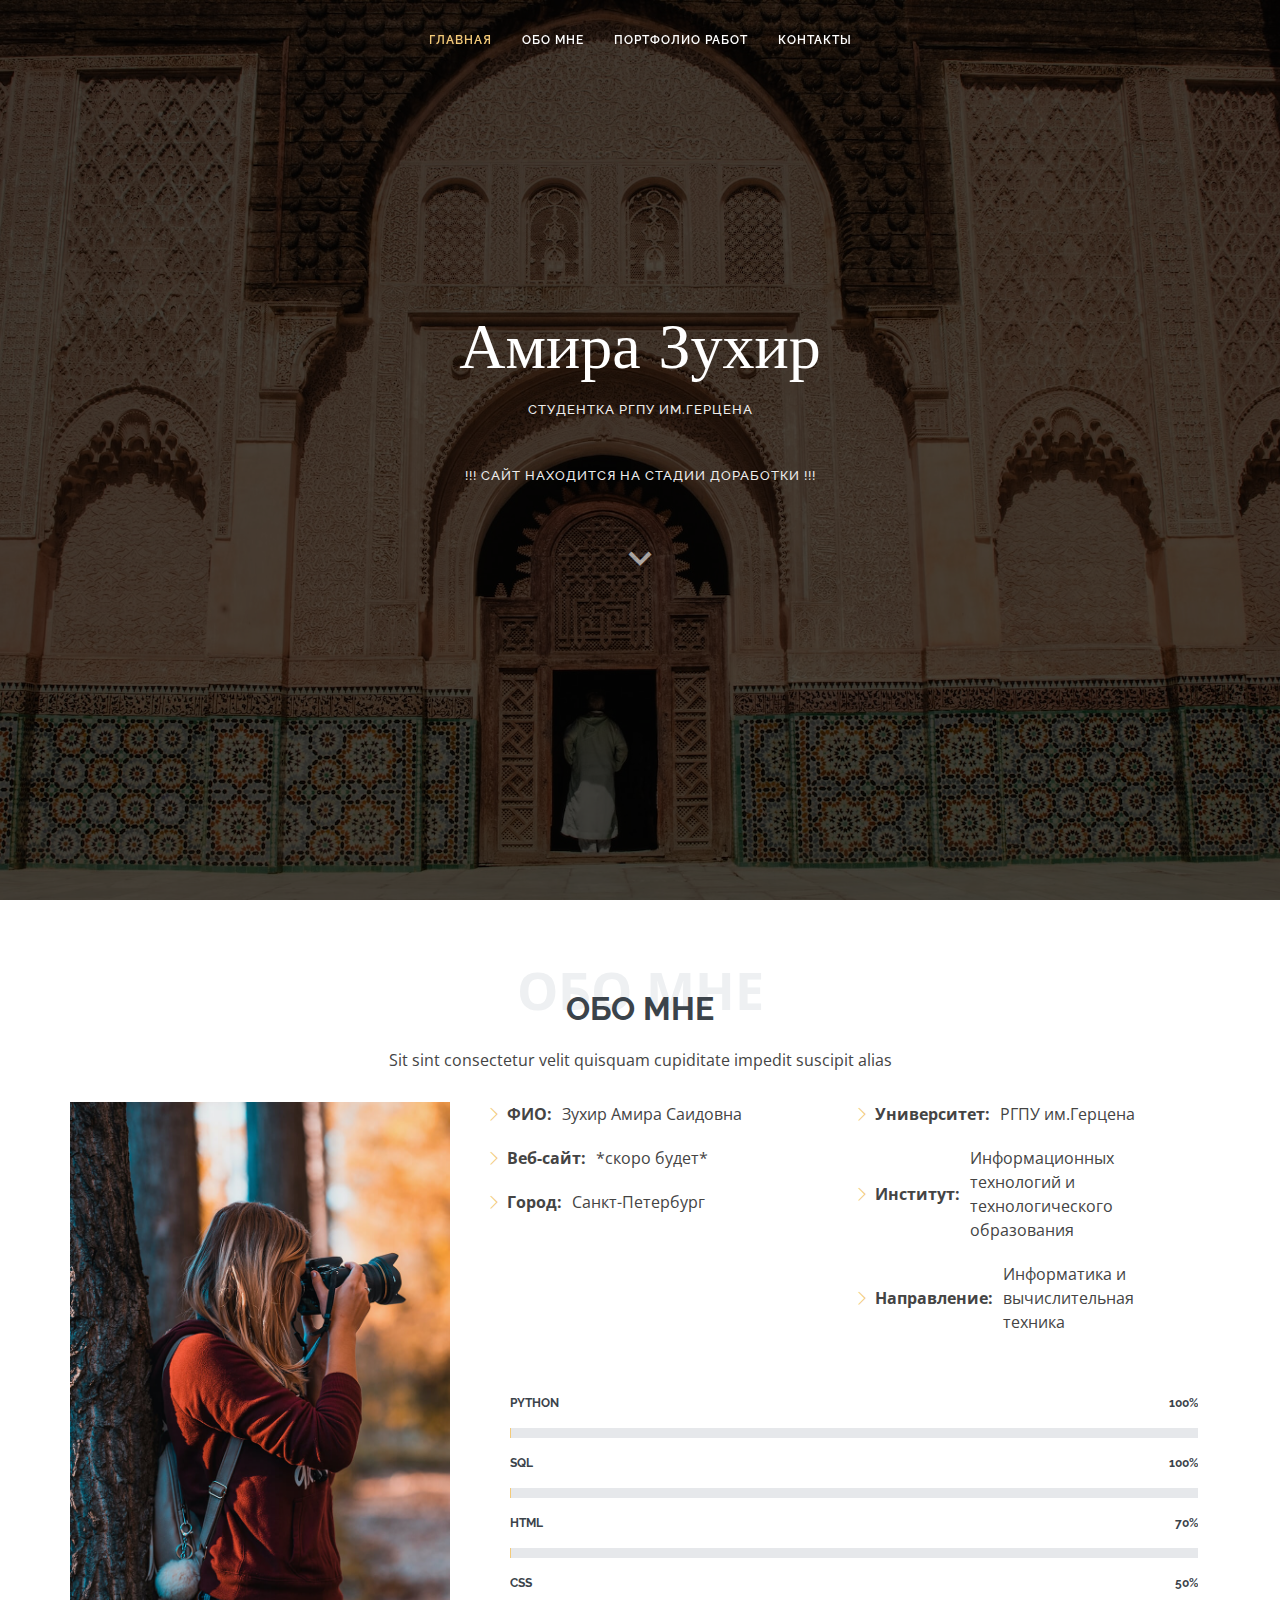
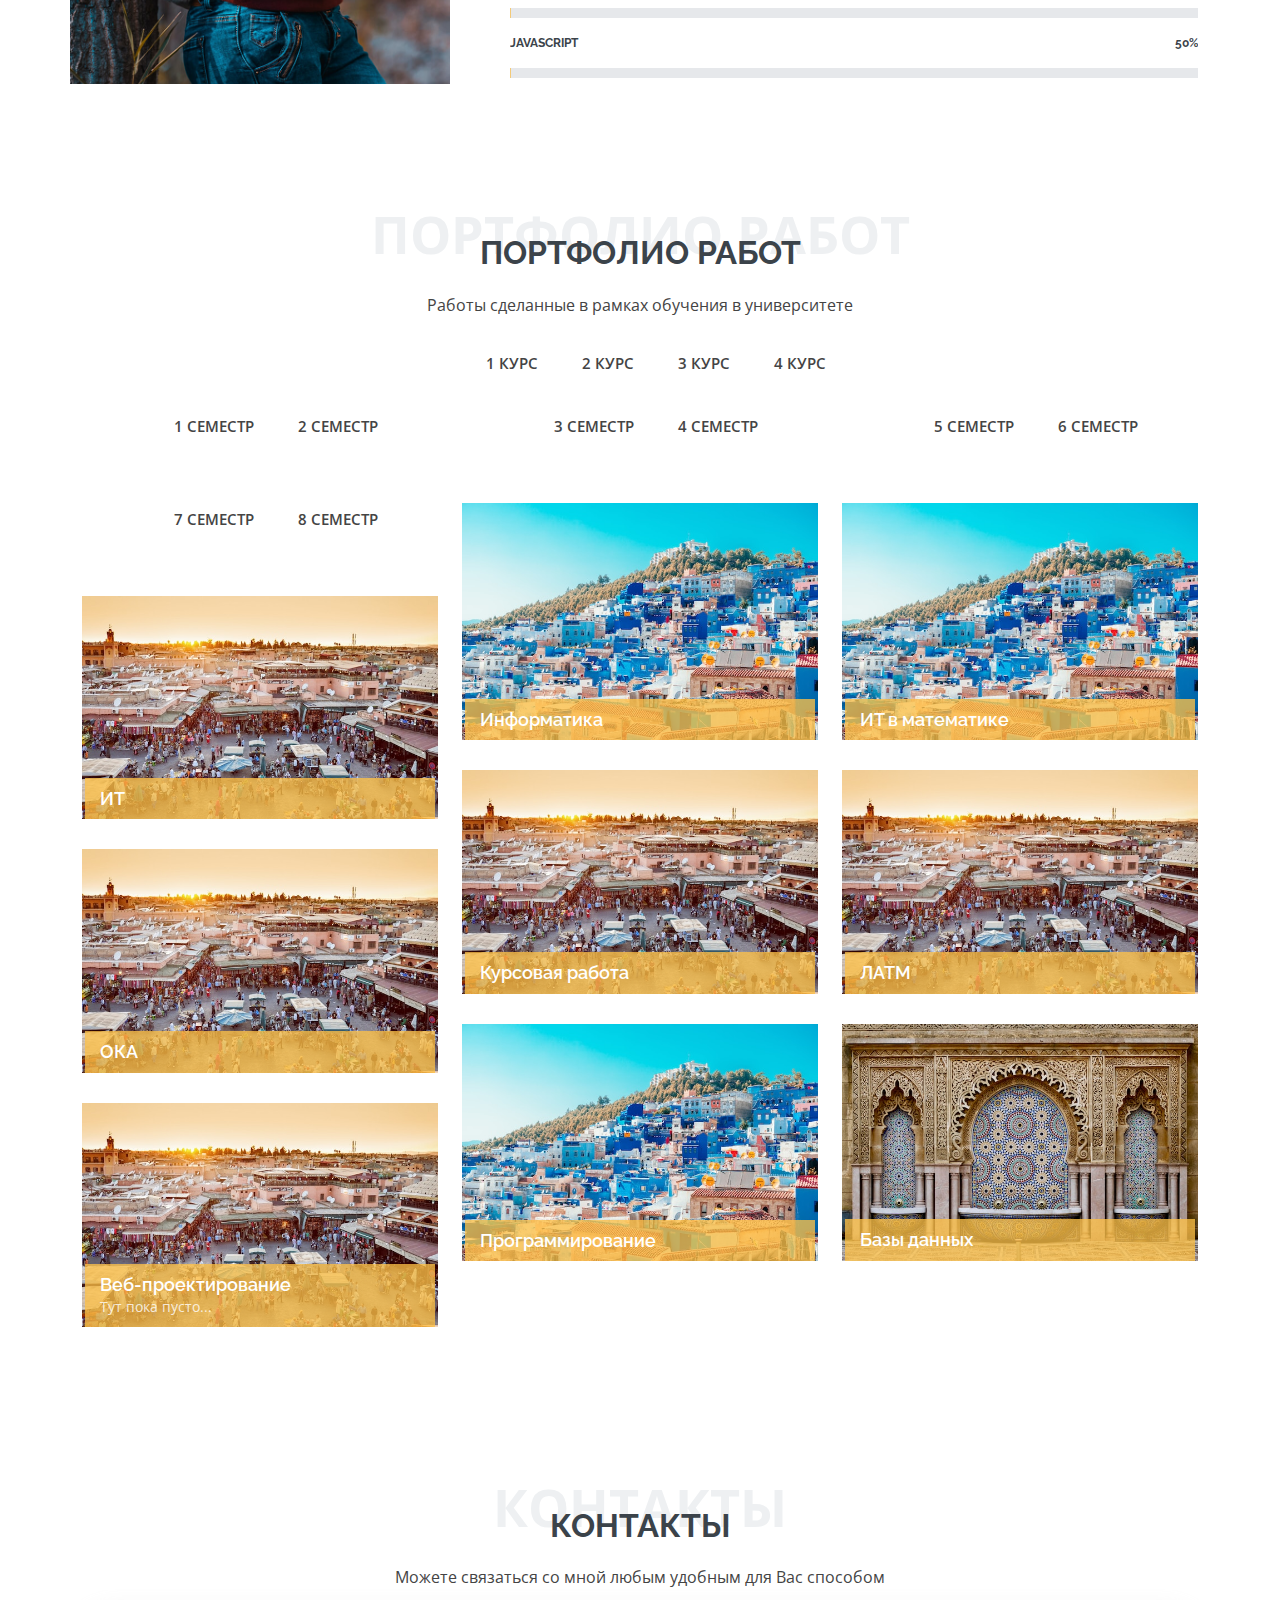
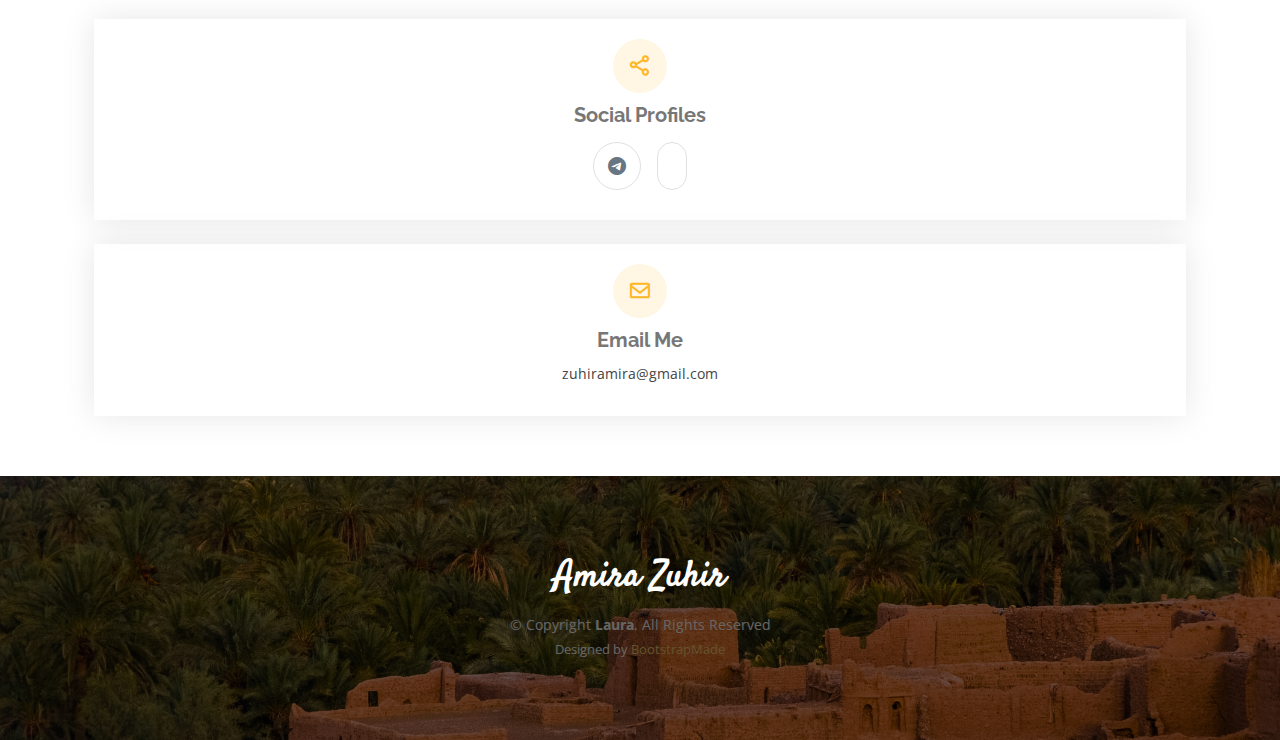
<file: index.html>
<!DOCTYPE html>
<html lang="en">

<head>
  <meta charset="utf-8">
  <meta content="width=device-width, initial-scale=1.0" name="viewport">

  <title>Портфолио Зухир Амиры</title>
  <meta content="" name="description">
  <meta content="" name="keywords">

  <!-- Favicons -->
  <link href="img/favicon.png" rel="icon">
  <link href="img/apple-touch-icon.png" rel="apple-touch-icon">

  <!-- Google Fonts -->
  <link href="https://fonts.googleapis.com/css?family=Open+Sans:300,300i,400,400i,600,600i,700,700i|Raleway:300,300i,400,400i,500,500i,600,600i,700,700i|Satisfy" rel="stylesheet">

  <!-- Vendor CSS Files -->
  <link href="vendor/bootstrap/css/bootstrap.min.css" rel="stylesheet">
  <link href="vendor/bootstrap-icons/bootstrap-icons.css" rel="stylesheet">
  <link href="vendor/boxicons/css/boxicons.min.css" rel="stylesheet">
  <link href="vendor/glightbox/css/glightbox.min.css" rel="stylesheet">
  <link href="vendor/swiper/swiper-bundle.min.css" rel="stylesheet">

  <!-- Template Main CSS File -->
  <link href="static/style.css" rel="stylesheet">

  <!-- =======================================================
  * Template Name: Laura
  * Updated: May 30 2023 with Bootstrap v5.3.0
  * Template URL: https://bootstrapmade.com/laura-free-creative-bootstrap-theme/
  * Author: BootstrapMade.com
  * License: https://bootstrapmade.com/license/
  ======================================================== -->
</head>

<body>

  <!-- ======= Header ======= -->
  <header id="header" class="fixed-top d-flex justify-content-center align-items-center header-transparent">
    <nav id="navbar" class="navbar">
      <ul>
        <li><a class="nav-link scrollto active" href="#hero">Главная</a></li>
        <li><a class="nav-link scrollto" href="#about">Обо мне</a></li>
        <li><a class="nav-link scrollto " href="#portfolio">Портфолио работ</a></li>
      
        <li><a class="nav-link scrollto" href="#contact">Контакты</a></li>
      </ul>
      <i class="bi bi-list mobile-nav-toggle"></i>
    </nav><!-- .navbar -->

  </header><!-- End Header -->

  <!-- ======= Hero Section ======= -->
  <section id="hero">
    <div class="hero-container">
      <h1>Амира Зухир</h1>
      <h2>Студентка РГПУ им.Герцена</h2>
      <h2>!!! Сайт находится на стадии доработки !!!</h2>
      <a href="#about" class="btn-scroll scrollto" title="Scroll Down"><i class="bx bx-chevron-down"></i></a>
    </div>
  </section><!-- End Hero -->

  <main id="main">

    <!-- ======= About Me Section ======= -->
    <section id="about" class="about">
      <div class="container">

        <div class="section-title">
          <span>Обо мне</span>
          <h2>Обо мне</h2>
          <p>Sit sint consectetur velit quisquam cupiditate impedit suscipit alias</p>
        </div>

        <div class="row">
          <div class="image col-lg-4 d-flex align-items-stretch justify-content-center justify-content-lg-start"></div>
          <div class="col-lg-8 d-flex flex-column align-items-stretch">
            <div class="content ps-lg-4 d-flex flex-column justify-content-center">
              <div class="row">
                <div class="col-lg-6">
                  <ul>
                    <li><i class="bi bi-chevron-right"></i> <strong>ФИО:</strong> <span>Зухир Амира Саидовна</span></li>
                    <li><i class="bi bi-chevron-right"></i> <strong>Веб-сайт:</strong> <span>*скоро будет*</span></li>
                    <li><i class="bi bi-chevron-right"></i> <strong>Город:</strong> <span>Санкт-Петербург</span></li>
                  </ul>
                </div>
                <div class="col-lg-6">
                  <ul>
                    <li><i class="bi bi-chevron-right"></i> <strong>Университет:</strong> <span>РГПУ им.Герцена</span></li>
                    <li><i class="bi bi-chevron-right"></i> <strong>Институт:</strong> <span>Информационных технологий и технологического образования</span></li>
                    <li><i class="bi bi-chevron-right"></i> <strong>Направление:</strong> <span>Информатика и вычислительная техника</span></li>
                  </ul>
                </div>
              </div>
            

            <div class="skills-content ps-lg-4">
              <div class="progress">
                <span class="skill">Python <i class="val">100%</i></span>
                <div class="progress-bar-wrap">
                  <div class="progress-bar" role="progressbar" aria-valuenow="100" aria-valuemin="0" aria-valuemax="100"></div>
                </div>
              </div>

              <div class="progress">
                <span class="skill">SQL <i class="val">100%</i></span>
                <div class="progress-bar-wrap">
                  <div class="progress-bar" role="progressbar" aria-valuenow="100" aria-valuemin="0" aria-valuemax="100"></div>
                </div>
              </div>

              <div class="progress">
                <span class="skill">HTML <i class="val">70%</i></span>
                <div class="progress-bar-wrap">
                  <div class="progress-bar" role="progressbar" aria-valuenow="70" aria-valuemin="0" aria-valuemax="100"></div>
                </div>
              </div>

              <div class="progress">
                <span class="skill">CSS <i class="val">50%</i></span>
                <div class="progress-bar-wrap">
                  <div class="progress-bar" role="progressbar" aria-valuenow="50" aria-valuemin="0" aria-valuemax="100"></div>
                </div>
              </div>

              <div class="progress">
                <span class="skill">JavaScript <i class="val">50%</i></span>
                <div class="progress-bar-wrap">
                  <div class="progress-bar" role="progressbar" aria-valuenow="50" aria-valuemin="0" aria-valuemax="100"></div>
                </div>
              </div>
            </div>

          </div>
        </div>

      </div>
    </section><!-- End About Me Section -->

    

    <!-- ======= My Portfolio Section ======= -->
    <section id="portfolio" class="portfolio">
      <div class="container">

        <div class="section-title">
          <span>Портфолио Работ</span>
          <h2>Портфолио Работ</h2>
          <p>Работы сделанные в рамках обучения в университете</p>
        </div>

        <ul id="portfolio-flters" class="d-flex justify-content-center">
          <li data-filter=".filter-first">1 курс</li>
          <li data-filter=".filter-second">2 курс</li>
          <li data-filter=".filter-third">3 курс</li>
          <li data-filter=".filter-forth ">4 курс</li>
        </ul>

        <div class="row portfolio-container">

          <div class="col-lg-4 col-md-6 portfolio-item filter-first  ">
            <ul id="portfolio-flters" class="d-flex justify-content-center">
              <li data-filter=".filter-first_sem">1 семестр</li>
              <li data-filter=".filter-second_sem">2 семестр</li>
            </ul>
          </div>
          <div class="col-lg-4 col-md-6 portfolio-item filter-second">
            <ul id="portfolio-flters" class="d-flex justify-content-center">
              <li data-filter=".filter-third_sem">3 семестр</li>
              <li data-filter=".filter-forth_sem">4 семестр</li>
            </ul>
          </div>
          <div class="col-lg-4 col-md-6 portfolio-item filter-third">
            <ul id="portfolio-flters" class="d-flex justify-content-center">
              <li data-filter=".filter-fifth_sem">5 семестр</li>
              <li data-filter=".filter-sixth_sem">6 семестр</li>
            </ul>
          </div>
          <div class="col-lg-4 col-md-6 portfolio-item filter-forth">
            <ul id="portfolio-flters" class="d-flex justify-content-center">
              <li data-filter=".filter-seventh_sem">7 семестр</li>
              <li data-filter=".filter-eight_sem">8 семестр</li>
            </ul>
          </div>
        

        <div class="row portfolio-container"> 
          <div class="col-lg-4 col-md-6 portfolio-item filter-first_sem">   
            <a href="https://disk.yandex.ru/d/kcn7HmlgUB6cBQ" class="details-link" title="Ссылка">
            <div class="portfolio-img"><img src="img/portfolio/portfolio-2.jpg" class="img-fluid" alt=""></div>
            <div class="portfolio-info">
              <h4>Информатика</h4>
              <p></p>
            </div>
            </a>
          </div>
        </div> 
          <div class="col-lg-4 col-md-6 portfolio-item filter-first_sem">
            <a href="https://disk.yandex.ru/d/33FQM2hcSod6bQ" class="details-link" title="Ссылка">
            <div class="portfolio-img"><img src="img/portfolio/portfolio-2.jpg" class="img-fluid" alt=""></div>
            <div class="portfolio-info">
              <h4>ИТ в математике</h4>
              <p></p>
            </div>
            </a>
          </div>

          <div class="col-lg-4 col-md-6 portfolio-item filter-second_sem">
            <a href="https://disk.yandex.ru/d/nIj8zqmUyeQbuA" class="details-link" title="Ссылка">
            <div class="portfolio-img"><img src="img/portfolio/portfolio-3.jpg" class="img-fluid" alt=""></div>
            <div class="portfolio-info">
              <h4>ИТ</h4>
            </div>
            </a>
          </div>

          <div class="col-lg-4 col-md-6 portfolio-item filter-first_sem">
            <a href="https://disk.yandex.ru/d/3tn18FTXJKzV9Q" class="details-link" title="Ссылка">
            <div class="portfolio-img"><img src="img/portfolio/portfolio-3.jpg" class="img-fluid" alt=""></div>
            <div class="portfolio-info">
              <h4>Курсовая работа</h4>
            </div>
            </a>
          </div>

          <div class="col-lg-4 col-md-6 portfolio-item filter-second_sem">
            <a href="https://disk.yandex.ru/d/SWgs-Im_F4rIIw" class="details-link" title="Ссылка">
            <div class="portfolio-img"><img src="img/portfolio/portfolio-3.jpg" class="img-fluid" alt=""></div>
            <div class="portfolio-info">
              <h4>ЛАТМ</h4>
            </div>
            </a>
          </div>

          <div class="col-lg-4 col-md-6 portfolio-item filter-first_sem">
            <a href="https://disk.yandex.ru/d/zjdz18c-ganRIw" class="details-link" title="Ссылка">
            <div class="portfolio-img"><img src="img/portfolio/portfolio-3.jpg" class="img-fluid" alt=""></div>
            <div class="portfolio-info">
              <h4>ОКА</h4>
            </div>
            </a>
          </div>
         
            <div class="row portfolio-container">
          <div class="col-lg-4 col-md-6 portfolio-item filter-forth_sem">
            <a href="https://github.com/Amiiira/2-year-proga-Python.git" class="details-link" title="Ссылка на репозиторий">
            <div class="portfolio-img"><img src="img/portfolio/portfolio-2.jpg" class="img-fluid" alt=""></div>
            <div class="portfolio-info">
              <h4>Программирование</h4>
            </div>
            </a>
          </div>

          <div class="col-lg-4 col-md-6 portfolio-item filter-forth_sem">
            <a href="https://disk.yandex.ru/d/Uo5Eg0ziWQ2KJg" class="details-link" title="Ссылка на репозиторий">
            <div class="portfolio-img"><img src="img/portfolio/portfolio-5.jpg" class="img-fluid" alt=""></div>
            <div class="portfolio-info">
              <h4>Базы данных</h4>
            </div>
            </a>
          </div>

          <div class="col-lg-4 col-md-6 portfolio-item filter-forth_sem">
            <a href="..." class="details-link" title="Ссылка на репозиторий">
            <div class="portfolio-img"><img src="img/portfolio/portfolio-3.jpg" class="img-fluid" alt=""></div>
            <div class="portfolio-info">
              <h4>Веб-проектирование</h4>
              <p>Тут пока пусто...</p>
            </div>
            </a>
          </div>
        </div>

      </div>
    </section><!-- End My Portfolio Section -->

    <!-- ======= Contact Me Section ======= -->
    <section id="contact" class="contact">
      <div class="container">

        <div class="section-title">
          <span>Контакты</span>
          <h2>Контакты</h2>
          <p>Можете связаться со мной любым удобным для Вас способом</p>
        </div>
        <div class="container">
          <div class="row">
            <div class="col-md-12">
              <div class="info-box">
                <i class="bx bx-share-alt"></i>
                <h3>Social Profiles</h3>
                <div class="social-links">
                  <a href="https://t.me/ZhrAmira" class="telegram"><i class="bi bi-telegram"></i></a>
                  <a href="https://vk.com/amirazhr" class="vk"><i class="bi bi-vk"></i></a>
                </div>
              </div>
            </div>
            <div class="col-md-12">
              <div class="info-box mt-4">
                <i class="bx bx-envelope"></i>
                <h3>Email Me</h3>
                <p>zuhiramira@gmail.com</p>
              </div>
            </div>
          </div>  
        </div>
      </div>
    </section><!-- End Contact Me Section -->
  </main><!-- End #main -->

  <!-- ======= Footer ======= -->
  <footer id="footer">
    <div class="container">
      <h3>Amira Zuhir</h3>
      </div>
      <div class="copyright">
        &copy; Copyright <strong><span>Laura</span></strong>. All Rights Reserved
      </div>
      <div class="credits">
        <!-- All the links in the footer should remain intact. -->
        <!-- You can delete the links only if you purchased the pro version. -->
        <!-- Licensing information: https://bootstrapmade.com/license/ -->
        <!-- Purchase the pro version with working PHP/AJAX contact form: https://bootstrapmade.com/laura-free-creative-bootstrap-theme/ -->
        Designed by <a href="https://bootstrapmade.com/">BootstrapMade</a>
      </div>
    </div>
  </footer><!-- End Footer -->

  <a href="#" class="back-to-top d-flex align-items-center justify-content-center"><i class="bi bi-arrow-up-short"></i></a>

  <!-- Vendor JS Files -->
  <script src="vendor/purecounter/purecounter_vanilla.js"></script>
  <script src="vendor/bootstrap/js/bootstrap.bundle.min.js"></script>
  <script src="vendor/glightbox/js/glightbox.min.js"></script>
  <script src="vendor/isotope-layout/isotope.pkgd.min.js"></script>
  <script src="vendor/swiper/swiper-bundle.min.js"></script>
  <script src="vendor/waypoints/noframework.waypoints.js"></script>
  <script src="vendor/php-email-form/validate.js"></script>

  <!-- Template Main JS File -->
  <script src="static/main.js"></script>

</body>

</html>
</file>
<file: static/style.css>
/**
* Template Name: Laura
* Updated: May 30 2023 with Bootstrap v5.3.0
* Template URL: https://bootstrapmade.com/laura-free-creative-bootstrap-theme/
* Author: BootstrapMade.com
* License: https://bootstrapmade.com/license/
*/

/*--------------------------------------------------------------
# General
--------------------------------------------------------------*/
body {
  font-family: "Open Sans", sans-serif;
  color: #444444;
}

a {
  color: #facc6f;
  text-decoration: none;
}

a:hover {
  color: #ffc85a;
  text-decoration: none;
}

h1,
h2,
h3,
h4,
h5,
h6 {
  font-family: "Raleway", sans-serif;
}

/*--------------------------------------------------------------
# Back to top button
--------------------------------------------------------------*/
.back-to-top {
  position: fixed;
  visibility: hidden;
  opacity: 0;
  right: 15px;
  bottom: 15px;
  z-index: 996;
  background: #f3ca79;
  width: 40px;
  height: 40px;
  border-radius: 4px;
  transition: all 0.4s;
}

.back-to-top i {
  font-size: 28px;
  color: #fff;
  line-height: 0;
}

.back-to-top:hover {
  background: #f3ca79;
  color: #fff;
}

.back-to-top.active {
  visibility: visible;
  opacity: 1;
}

/*--------------------------------------------------------------
# Header
--------------------------------------------------------------*/
#header {
  z-index: 997;
  transition: all 0.5s;
  height: 80px;
  background: rgba(25, 28, 31, 0.8);
}

#header.header-transparent {
  background: transparent;
}

#header.header-scrolled {
  height: 60px;
  background: rgba(25, 28, 31, 0.8);
}

/*--------------------------------------------------------------
# Navigation Menu
--------------------------------------------------------------*/
/**
* Desktop Navigation 
*/
.navbar {
  padding: 0;
}

.navbar ul {
  margin: 0;
  padding: 0;
  display: flex;
  list-style: none;
  align-items: center;
}

.navbar li {
  position: relative;
}

.navbar a,
.navbar a:focus {
  display: flex;
  align-items: center;
  justify-content: space-between;
  padding: 10px 15px;
  color: #fff;
  white-space: nowrap;
  transition: 0.3s;
  font-size: 12px;
  font-family: "Raleway", sans-serif;
  text-transform: uppercase;
  font-weight: 600;
  letter-spacing: 1px;
}

.navbar a i,
.navbar a:focus i {
  font-size: 12px;
  line-height: 0;
  margin-left: 5px;
}

.navbar a:hover,
.navbar .active,
.navbar .active:focus,
.navbar li:hover>a {
  color: #f3ca79;
}

.navbar .dropdown ul {
  display: block;
  position: absolute;
  left: 14px;
  top: calc(100% + 30px);
  margin: 0;
  padding: 10px 0;
  z-index: 99;
  opacity: 0;
  visibility: hidden;
  background: #fff;
  box-shadow: 0px 0px 30px rgba(127, 137, 161, 0.25);
  transition: 0.3s;
  border-radius: 4px;
}

.navbar .dropdown ul li {
  min-width: 200px;
}

.navbar .dropdown ul a {
  padding: 10px 20px;
  font-size: 14px;
  text-transform: none;
  font-weight: 400;
  color: #3b434a;
  letter-spacing: 1px;
}

.navbar .dropdown ul a i {
  font-size: 12px;
}

.navbar .dropdown ul a:hover,
.navbar .dropdown ul .active:hover,
.navbar .dropdown ul li:hover>a {
  color: #f3ca79;
}

.navbar .dropdown:hover>ul {
  opacity: 1;
  top: 100%;
  visibility: visible;
}

.navbar .dropdown .dropdown ul {
  top: 0;
  left: calc(100% - 30px);
  visibility: hidden;
}

.navbar .dropdown .dropdown:hover>ul {
  opacity: 1;
  top: 0;
  left: 100%;
  visibility: visible;
}

@media (max-width: 1366px) {
  .navbar .dropdown .dropdown ul {
    left: -90%;
  }

  .navbar .dropdown .dropdown:hover>ul {
    left: -100%;
  }
}

/**
* Mobile Navigation 
*/
.mobile-nav-toggle {
  color: #fff;
  font-size: 28px;
  cursor: pointer;
  display: none;
  line-height: 0;
  transition: 0.5s;
}

@media (max-width: 991px) {
  .mobile-nav-toggle {
    display: block;
  }

  .navbar ul {
    display: none;
  }
}

.navbar-mobile {
  position: fixed;
  overflow: hidden;
  top: 0;
  right: 0;
  left: 0;
  bottom: 0;
  background: rgba(36, 41, 46, 0.9);
  transition: 0.3s;
  z-index: 999;
}

.navbar-mobile .mobile-nav-toggle {
  position: absolute;
  top: 15px;
  right: 15px;
}

.navbar-mobile ul {
  display: block;
  position: absolute;
  top: 55px;
  right: 15px;
  bottom: 15px;
  left: 15px;
  padding: 10px 0;
  border-radius: 10px;
  background-color: #fff;
  overflow-y: auto;
  transition: 0.3s;
}

.navbar-mobile a,
.navbar-mobile a:focus {
  padding: 10px 20px;
  font-size: 14px;
  color: #3b434a;
}

.navbar-mobile a:hover,
.navbar-mobile .active,
.navbar-mobile li:hover>a {
  color: #f3ca79;
}

.navbar-mobile .getstarted,
.navbar-mobile .getstarted:focus {
  margin: 15px;
}

.navbar-mobile .dropdown ul {
  position: static;
  display: none;
  margin: 10px 20px;
  padding: 10px 0;
  z-index: 99;
  opacity: 1;
  visibility: visible;
  background: #fff;
  box-shadow: 0px 0px 30px rgba(127, 137, 161, 0.25);
}

.navbar-mobile .dropdown ul li {
  min-width: 200px;
}

.navbar-mobile .dropdown ul a {
  padding: 10px 20px;
}

.navbar-mobile .dropdown ul a i {
  font-size: 12px;
}

.navbar-mobile .dropdown ul a:hover,
.navbar-mobile .dropdown ul .active:hover,
.navbar-mobile .dropdown ul li:hover>a {
  color: #f3ca79;
}

.navbar-mobile .dropdown>.dropdown-active {
  display: block;
}

/*--------------------------------------------------------------
# Hero Section
--------------------------------------------------------------*/
#hero {
  width: 100%;
  height: 100vh;
  background: url("../img/hero-bg.jpg") top right;
  background-size: cover;
  position: relative;
}

#hero:before {
  content: "";
  background: rgba(0, 0, 0, 0.65);
  position: absolute;
  bottom: 0;
  top: 0;
  left: 0;
  right: 0;
}

#hero .hero-container {
  position: absolute;
  bottom: 0;
  top: 0;
  left: 0;
  right: 0;
  display: flex;
  justify-content: center;
  align-items: center;
  flex-direction: column;
  padding: 0 15px;
}

#hero h1 {
  margin: 0 0 10px 0;
  font-size: 64px;
  font-family: "Satisfy", serif;
  color: #fff;
}

#hero h2 {
  color: #eee;
  margin-bottom: 50px;
  font-size: 13px;
  font-weight: 500;
  letter-spacing: 1px;
  text-transform: uppercase;
}

#hero .btn-scroll {
  transition: 0.4s;
  color: rgba(255, 255, 255, 0.6);
  animation: up-down 1s ease-in-out infinite alternate-reverse both;
}

#hero .btn-scroll i {
  font-size: 48px;
}

#hero .btn-scroll:hover {
  color: #f3ca79;
}

@media (min-width: 1024px) {
  #hero {
    background-attachment: fixed;
  }
}

@media (max-width: 575px) {
  #hero h1 {
    font-size: 40px;
  }

  #hero h2 {
    text-align: center;
    margin-bottom: 30px;
  }
}

@keyframes up-down {
  0% {
    transform: translateY(5px);
  }

  100% {
    transform: translateY(-5px);
  }
}

/*--------------------------------------------------------------
# Sections General
--------------------------------------------------------------*/
section {
  padding: 60px 0;
}

.section-bg {
  background-color: white;
}

.section-title {
  text-align: center;
  padding: 30px 0;
  position: relative;
}

.section-title h2 {
  font-size: 32px;
  font-weight: 700;
  text-transform: uppercase;
  margin-bottom: 20px;
  padding-bottom: 0;
  color: #3b434a;
  position: relative;
  z-index: 2;
}

.section-title span {
  position: absolute;
  top: 30px;
  color: #eef0f2;
  left: 0;
  right: 0;
  z-index: 1;
  font-weight: 700;
  font-size: 52px;
  text-transform: uppercase;
  line-height: 0;
}

.section-title p {
  margin-bottom: 0;
  position: relative;
  z-index: 2;
}

@media (max-width: 575px) {
  .section-title h2 {
    font-size: 28px;
    margin-bottom: 15px;
  }

  .section-title span {
    font-size: 38px;
  }
}

/*--------------------------------------------------------------
# Breadcrumbs
--------------------------------------------------------------*/
.breadcrumbs {
  padding: 20px 0;
  background-color: #f4f5f6;
  min-height: 40px;
  margin-top: 78px;
}

@media (max-width: 992px) {
  .breadcrumbs {
    margin-top: 60px;
  }
}

.breadcrumbs h2 {
  font-size: 24px;
  font-weight: 300;
  margin: 0;
}

@media (max-width: 992px) {
  .breadcrumbs h2 {
    margin: 0 0 10px 0;
  }
}

.breadcrumbs ol {
  display: flex;
  flex-wrap: wrap;
  list-style: none;
  padding: 0;
  margin: 0;
  font-size: 14px;
}

.breadcrumbs ol li+li {
  padding-left: 10px;
}

.breadcrumbs ol li+li::before {
  display: inline-block;
  padding-right: 10px;
  color: #6c757d;
  content: "/";
}

@media (max-width: 768px) {
  .breadcrumbs .d-flex {
    display: block !important;
  }

  .breadcrumbs ol {
    display: block;
  }

  .breadcrumbs ol li {
    display: inline-block;
  }
}

/*--------------------------------------------------------------
# About Me
--------------------------------------------------------------*/
.about .content h3 {
  font-weight: 700;
  font-size: 26px;
  color: #3b434a;
  text-transform: uppercase;
}

.about .content ul {
  list-style: none;
  padding: 0;
}

.about .content ul li {
  margin-bottom: 20px;
  display: flex;
  align-items: center;
}

.about .content ul strong {
  margin-right: 10px;
}

.about .content ul i {
  font-size: 16px;
  margin-right: 5px;
  color: #f3ca79;
  line-height: 0;
}

.about .content p:last-child {
  margin-bottom: 0;
}

.about .content .count-box {
  width: 100%;
}

.about .content .count-box i {
  display: block;
  font-size: 36px;
  color: #f3ca79;
  float: left;
  line-height: 0;
}

.about .content .count-box span {
  font-size: 36px;
  line-height: 30px;
  display: block;
  font-weight: 700;
  color: #3b434a;
  margin-left: 50px;
}

.about .content .count-box p {
  padding: 15px 0 0 0;
  margin: 0 0 0 50px;
  font-family: "Raleway", sans-serif;
  font-size: 14px;
  color: #5d6a75;
}

.about .content .count-box a {
  font-weight: 600;
  display: block;
  margin-top: 20px;
  color: #5d6a75;
  font-size: 15px;
  font-family: "Satisfy", serif;
  transition: ease-in-out 0.3s;
}

.about .content .count-box a:hover {
  color: #82909c;
}

.about .image {
  background: url("../img/me.jpg") center center no-repeat;
  background-size: cover;
  min-height: 500px;
}

.about .skills-content {
  margin-top: 30px;
}

.about .skills-content .progress {
  height: 60px;
  display: block;
  background: none;
  border-radius: 0;
}

.about .skills-content .progress .skill {
  padding: 10px 0;
  margin: 0 0 6px 0;
  text-transform: uppercase;
  display: block;
  font-weight: 700;
  font-family: "Raleway", sans-serif;
  color: #3b434a;
}

.about .skills-content .progress .skill .val {
  float: right;
  font-style: normal;
}

.about .skills-content .progress-bar-wrap {
  background: #e6e8eb;
}

.about .skills-content .progress-bar {
  width: 1px;
  height: 10px;
  transition: 0.9s;
  background-color: #f3ca79;
}

/*--------------------------------------------------------------
# My Resume
--------------------------------------------------------------*/
.resume .resume-title {
  font-size: 26px;
  font-weight: 700;
  margin-top: 20px;
  margin-bottom: 20px;
  color: #3b434a;
}

.resume .resume-item {
  padding: 0 0 20px 20px;
  margin-top: -2px;
  border-left: 2px solid #82909c;
  position: relative;
}

.resume .resume-item h4 {
  line-height: 18px;
  font-size: 16px;
  font-weight: 700;
  text-transform: uppercase;
  color: #f3ca79;
  margin-bottom: 10px;
}

.resume .resume-item h5 {
  font-size: 16px;
  background: #eef0f2;
  padding: 5px 15px;
  display: inline-block;
  font-weight: 600;
  margin-bottom: 10px;
}

.resume .resume-item ul {
  padding-left: 20px;
}

.resume .resume-item ul li {
  padding-bottom: 10px;
}

.resume .resume-item:last-child {
  padding-bottom: 0;
}

.resume .resume-item::before {
  content: "";
  position: absolute;
  width: 16px;
  height: 16px;
  border-radius: 50px;
  left: -9px;
  top: 0;
  background: #fff;
  border: 2px solid #82909c;
}

/*--------------------------------------------------------------
# My Services
--------------------------------------------------------------*/
.services .icon-box {
  padding: 30px;
  position: relative;
  overflow: hidden;
  background: #fff;
  box-shadow: 0 10px 29px 0 rgba(68, 88, 144, 0.1);
  transition: all 0.3s ease-in-out;
  text-align: center;
  border: 1px solid #fff;
}

.services .icon {
  margin: 0 auto 20px auto;
  padding-top: 17px;
  display: inline-block;
  text-align: center;
  border-radius: 50%;
  width: 72px;
  height: 72px;
  background: #fff4df;
}

.services .icon i {
  font-size: 36px;
  line-height: 1;
  color: #f3ca79;
}

.services .title {
  font-weight: 700;
  margin-bottom: 15px;
  font-size: 18px;
}

.services .title a {
  color: #111;
  transition: 0.3s;
}

.services .description {
  font-size: 15px;
  line-height: 28px;
  margin-bottom: 0;
}

.services .icon-box:hover {
  border-color: #f3ca79;
}

.services .icon-box:hover .title a {
  color: #f3ca79;
}

/*--------------------------------------------------------------
# Testimonials
--------------------------------------------------------------*/
.testimonials {
  padding: 80px 0;
  background: url("../img/testimonials-bg.jpg") no-repeat;
  background-position: center center;
  background-size: cover;
  position: relative;
}

.testimonials::before {
  content: "";
  position: absolute;
  left: 0;
  right: 0;
  top: 0;
  bottom: 0;
  background: rgba(14, 16, 17, 0.7);
}

.testimonials .section-header {
  margin-bottom: 40px;
}

.testimonials .testimonials-carousel,
.testimonials .testimonials-slider {
  overflow: hidden;
}

.testimonials .testimonial-item {
  text-align: center;
  color: #fff;
}

.testimonials .testimonial-item .testimonial-img {
  width: 100px;
  border-radius: 50%;
  border: 6px solid rgba(255, 255, 255, 0.15);
  margin: 0 auto;
}

.testimonials .testimonial-item h3 {
  font-size: 20px;
  font-weight: bold;
  margin: 10px 0 5px 0;
  color: #fff;
}

.testimonials .testimonial-item h4 {
  font-size: 14px;
  color: #ddd;
  margin: 0 0 15px 0;
}

.testimonials .testimonial-item .quote-icon-left,
.testimonials .testimonial-item .quote-icon-right {
  color: rgba(255, 255, 255, 0.4);
  font-size: 26px;
}

.testimonials .testimonial-item .quote-icon-left {
  display: inline-block;
  left: -5px;
  position: relative;
}

.testimonials .testimonial-item .quote-icon-right {
  display: inline-block;
  right: -5px;
  position: relative;
  top: 10px;
}

.testimonials .testimonial-item p {
  font-style: italic;
  margin: 0 auto 15px auto;
  color: #eee;
}

.testimonials .swiper-pagination {
  margin-top: 20px;
  position: relative;
}

.testimonials .swiper-pagination .swiper-pagination-bullet {
  width: 12px;
  height: 12px;
  opacity: 1;
  background-color: rgba(255, 255, 255, 0.4);
}

.testimonials .swiper-pagination .swiper-pagination-bullet-active {
  background-color: #f3ca79;
}

@media (min-width: 992px) {
  .testimonials .testimonial-item p {
    width: 80%;
  }
}

/*--------------------------------------------------------------
# My Portfolio
--------------------------------------------------------------*/
.portfolio #portfolio-flters {
  list-style: none;
  margin-bottom: 20px;
}

.portfolio #portfolio-flters li {
  cursor: pointer;
  display: inline-block;
  margin: 0 10px 10px 10px;
  font-size: 15px;
  font-weight: 600;
  line-height: 1;
  padding: 7px 10px;
  text-transform: uppercase;
  color: #444444;
  transition: all 0.3s ease-in-out;
  border: 2px solid #fff;
}

.portfolio #portfolio-flters li:hover,
.portfolio #portfolio-flters li.filter-active {
  color: #f46c04;
  border-color: #f3ca79;
}

.portfolio .portfolio-item {
  margin-bottom: 30px;
}

.portfolio .portfolio-item .portfolio-img {
  overflow: visible;
}

.portfolio .portfolio-item .portfolio-img img {
  transition: all 0.8s ease-in-out;
}

.portfolio .portfolio-item .portfolio-info {
  opacity: 1;
  position: absolute;
  left: 15px;
  bottom: 0;
  z-index: 3;
  right: 15px;
  transition: all ease-in-out 0.3s;
  background: #fec147c5;
  padding: 10px 15px;
}

.portfolio .portfolio-item .portfolio-info h4 {
  font-size: 18px;
  color: #fff;
  font-weight: 600;
  color: #fff;
  margin-bottom: 0px;
}

.portfolio .portfolio-item .portfolio-info p {
  color: rgba(255, 255, 255, 0.8);
  font-size: 14px;
  margin-bottom: 0;
}

.portfolio .portfolio-item .portfolio-info .preview-link,
.portfolio .portfolio-item .portfolio-info .details-link {
  position: absolute;
  right: 40px;
  font-size: 24px;
  top: calc(50% - 18px);
  color: #fff;
  transition: 0.3s;
}

.portfolio .portfolio-item .portfolio-info .preview-link:hover,
.portfolio .portfolio-item .portfolio-info .details-link:hover {
  color: #ffc041;
}

.portfolio .portfolio-item .portfolio-info .details-link {
  right: 10px;
}

.portfolio .portfolio-item:hover .portfolio-img img {
  transform: scale(1.2);
}

.portfolio .portfolio-item:hover .portfolio-info {
  opacity: 1;
}

/*--------------------------------------------------------------
# Portfolio Details
--------------------------------------------------------------*/
.portfolio-details {
  padding-top: 40px;
}

.portfolio-details .portfolio-details-slider img {
  width: 100%;
}

.portfolio-details .portfolio-details-slider .swiper-pagination {
  margin-top: 20px;
  position: relative;
}

.portfolio-details .portfolio-details-slider .swiper-pagination .swiper-pagination-bullet {
  width: 12px;
  height: 12px;
  background-color: #fff;
  opacity: 1;
  border: 1px solid #ffb727;
}

.portfolio-details .portfolio-details-slider .swiper-pagination .swiper-pagination-bullet-active {
  background-color: #ffb727;
}

.portfolio-details .portfolio-info {
  padding: 30px;
  box-shadow: 0px 0 30px rgba(59, 67, 74, 0.08);
}

.portfolio-details .portfolio-info h3 {
  font-size: 22px;
  font-weight: 700;
  margin-bottom: 20px;
  padding-bottom: 20px;
  border-bottom: 1px solid #eee;
}

.portfolio-details .portfolio-info ul {
  list-style: none;
  padding: 0;
  font-size: 15px;
}

.portfolio-details .portfolio-info ul li+li {
  margin-top: 10px;
}

.portfolio-details .portfolio-description {
  padding-top: 30px;
}

.portfolio-details .portfolio-description h2 {
  font-size: 26px;
  font-weight: 700;
  margin-bottom: 20px;
}

.portfolio-details .portfolio-description p {
  padding: 0;
}

/*--------------------------------------------------------------
# Pricing
--------------------------------------------------------------*/
.pricing .box {
  padding: 20px;
  background: #fff;
  text-align: center;
  box-shadow: 0px 0px 4px rgba(0, 0, 0, 0.12);
  border-radius: 5px;
  position: relative;
  overflow: hidden;
}

.pricing h3 {
  font-weight: 400;
  margin: -20px -20px 20px -20px;
  padding: 20px 15px;
  font-size: 16px;
  font-weight: 600;
  color: #777777;
  background: #f8f8f8;
}

.pricing h4 {
  font-size: 36px;
  color: #ffb727;
  font-weight: 600;
  font-family: "Open Sans", sans-serif;
  margin-bottom: 20px;
}

.pricing h4 sup {
  font-size: 20px;
  top: -12px;
  left: -3px;
}

.pricing h4 span {
  color: #bababa;
  font-size: 16px;
  font-weight: 300;
}

.pricing ul {
  padding: 0;
  list-style: none;
  color: #444444;
  text-align: center;
  line-height: 20px;
  font-size: 14px;
}

.pricing ul li {
  padding-bottom: 16px;
}

.pricing ul i {
  color: #ffb727;
  font-size: 18px;
  padding-right: 4px;
}

.pricing ul .na {
  color: #ccc;
  text-decoration: line-through;
}

.pricing .btn-wrap {
  margin: 20px -20px -20px -20px;
  padding: 20px 15px;
  background: #f8f8f8;
  text-align: center;
}

.pricing .btn-buy {
  background: #ffb727;
  display: inline-block;
  padding: 8px 35px;
  border-radius: 4px;
  color: #fff;
  transition: none;
  font-size: 14px;
  font-weight: 400;
  font-family: "Raleway", sans-serif;
  font-weight: 600;
  transition: 0.3s;
}

.pricing .btn-buy:hover {
  background: #ffc85a;
}

.pricing .featured h3 {
  color: #fff;
  background: #ffb727;
}

.pricing .advanced {
  width: 200px;
  position: absolute;
  top: 18px;
  right: -68px;
  transform: rotate(45deg);
  z-index: 1;
  font-size: 14px;
  padding: 1px 0 3px 0;
  background: #ffb727;
  color: #fff;
}

/*--------------------------------------------------------------
# Contact Me
--------------------------------------------------------------*/
.contact .info-box {
  color: #444444;
  text-align: center;
  box-shadow: 0 0 30px rgba(214, 215, 216, 0.6);
  padding: 20px 0 30px 0;
}

.contact .info-box i.bx {
  font-size: 24px;
  color: #ffb727;
  border-radius: 50%;
  padding: 15px;
  background: #fff6e4;
}

.contact .info-box h3 {
  font-size: 20px;
  color: #777777;
  font-weight: 700;
  margin: 10px 0;
}

.contact .info-box p {
  padding: 0;
  line-height: 24px;
  font-size: 14px;
  margin-bottom: 0;
}

.contact .social-links {
  margin-top: 15px;
  display: flex;
  justify-content: center;
}

.contact .social-links a {
  font-size: 18px;
  display: inline-block;
  color: #687683;
  line-height: 1;
  margin: 0 8px;
  transition: 0.3s;
  padding: 14px;
  border-radius: 50px;
  border: 1px solid #dde1e4;
}

.contact .social-links a:hover {
  color: #fff;
  border-color: #ffb727;
  background: #ffb727;
}

.contact .php-email-form {
  box-shadow: 0 0 30px rgba(214, 215, 216, 0.6);
  padding: 27px;
}

.contact .php-email-form .validate {
  display: none;
  color: red;
  margin: 0 0 15px 0;
  font-weight: 400;
  font-size: 13px;
}

.contact .php-email-form .error-message {
  display: none;
  color: #fff;
  background: #ed3c0d;
  text-align: left;
  padding: 15px;
  font-weight: 600;
}

.contact .php-email-form .error-message br+br {
  margin-top: 25px;
}

.contact .php-email-form .sent-message {
  display: none;
  color: #fff;
  background: #18d26e;
  text-align: center;
  padding: 15px;
  font-weight: 600;
}

.contact .php-email-form .loading {
  display: none;
  background: #fff;
  text-align: center;
  padding: 15px;
}

.contact .php-email-form .loading:before {
  content: "";
  display: inline-block;
  border-radius: 50%;
  width: 24px;
  height: 24px;
  margin: 0 10px -6px 0;
  border: 3px solid #18d26e;
  border-top-color: #eee;
  animation: animate-loading 1s linear infinite;
}

.contact .php-email-form input,
.contact .php-email-form textarea {
  border-radius: 0;
  box-shadow: none;
  font-size: 14px;
}

.contact .php-email-form input::focus,
.contact .php-email-form textarea::focus {
  background-color: #ffb727;
}

.contact .php-email-form input {
  padding: 10px 15px;
}

.contact .php-email-form textarea {
  padding: 12px 15px;
}

.contact .php-email-form button[type=submit] {
  background: #ffb727;
  border: 0;
  padding: 10px 24px;
  color: #fff;
  transition: 0.4s;
  border-radius: 5px;
}

.contact .php-email-form button[type=submit]:hover {
  background: #ffc85a;
}

@keyframes animate-loading {
  0% {
    transform: rotate(0deg);
  }

  100% {
    transform: rotate(360deg);
  }
}

/*--------------------------------------------------------------
# Footer
--------------------------------------------------------------*/
#footer {
  background: url("../img/footer-bg.jpg") top center no-repeat;
  background-size: cover;
  color: #fff;
  font-size: 14px;
  text-align: center;
  padding: 80px 0;
  position: relative;
}

#footer::before {
  content: "";
  position: absolute;
  left: 0;
  right: 0;
  top: 0;
  bottom: 0;
  background: rgba(0, 0, 0, 0.6);
}

#footer .container {
  position: relative;
}

#footer h3 {
  font-size: 36px;
  font-weight: 700;
  color: #fff;
  position: relative;
  font-family: "Satisfy", serif;
  padding: 0;
  margin: 0 0 15px 0;
}

#footer p {
  font-size: 15;
  font-style: italic;
  padding: 0;
  margin: 0 0 40px 0;
}

#footer .social-links {
  margin: 0 0 40px 0;
}

#footer .social-links a {
  font-size: 18px;
  display: inline-block;
  background: #ffb727;
  color: #fff;
  line-height: 1;
  padding: 8px 0;
  margin-right: 4px;
  border-radius: 50%;
  text-align: center;
  width: 36px;
  height: 36px;
  transition: 0.3s;
}

#footer .social-links a:hover {
  background: #f3a200;
  color: #fff;
  text-decoration: none;
}

#footer .copyright {
  margin: 0 0 5px 0;
}

#footer .credits {
  font-size: 13px;
}
</file>
